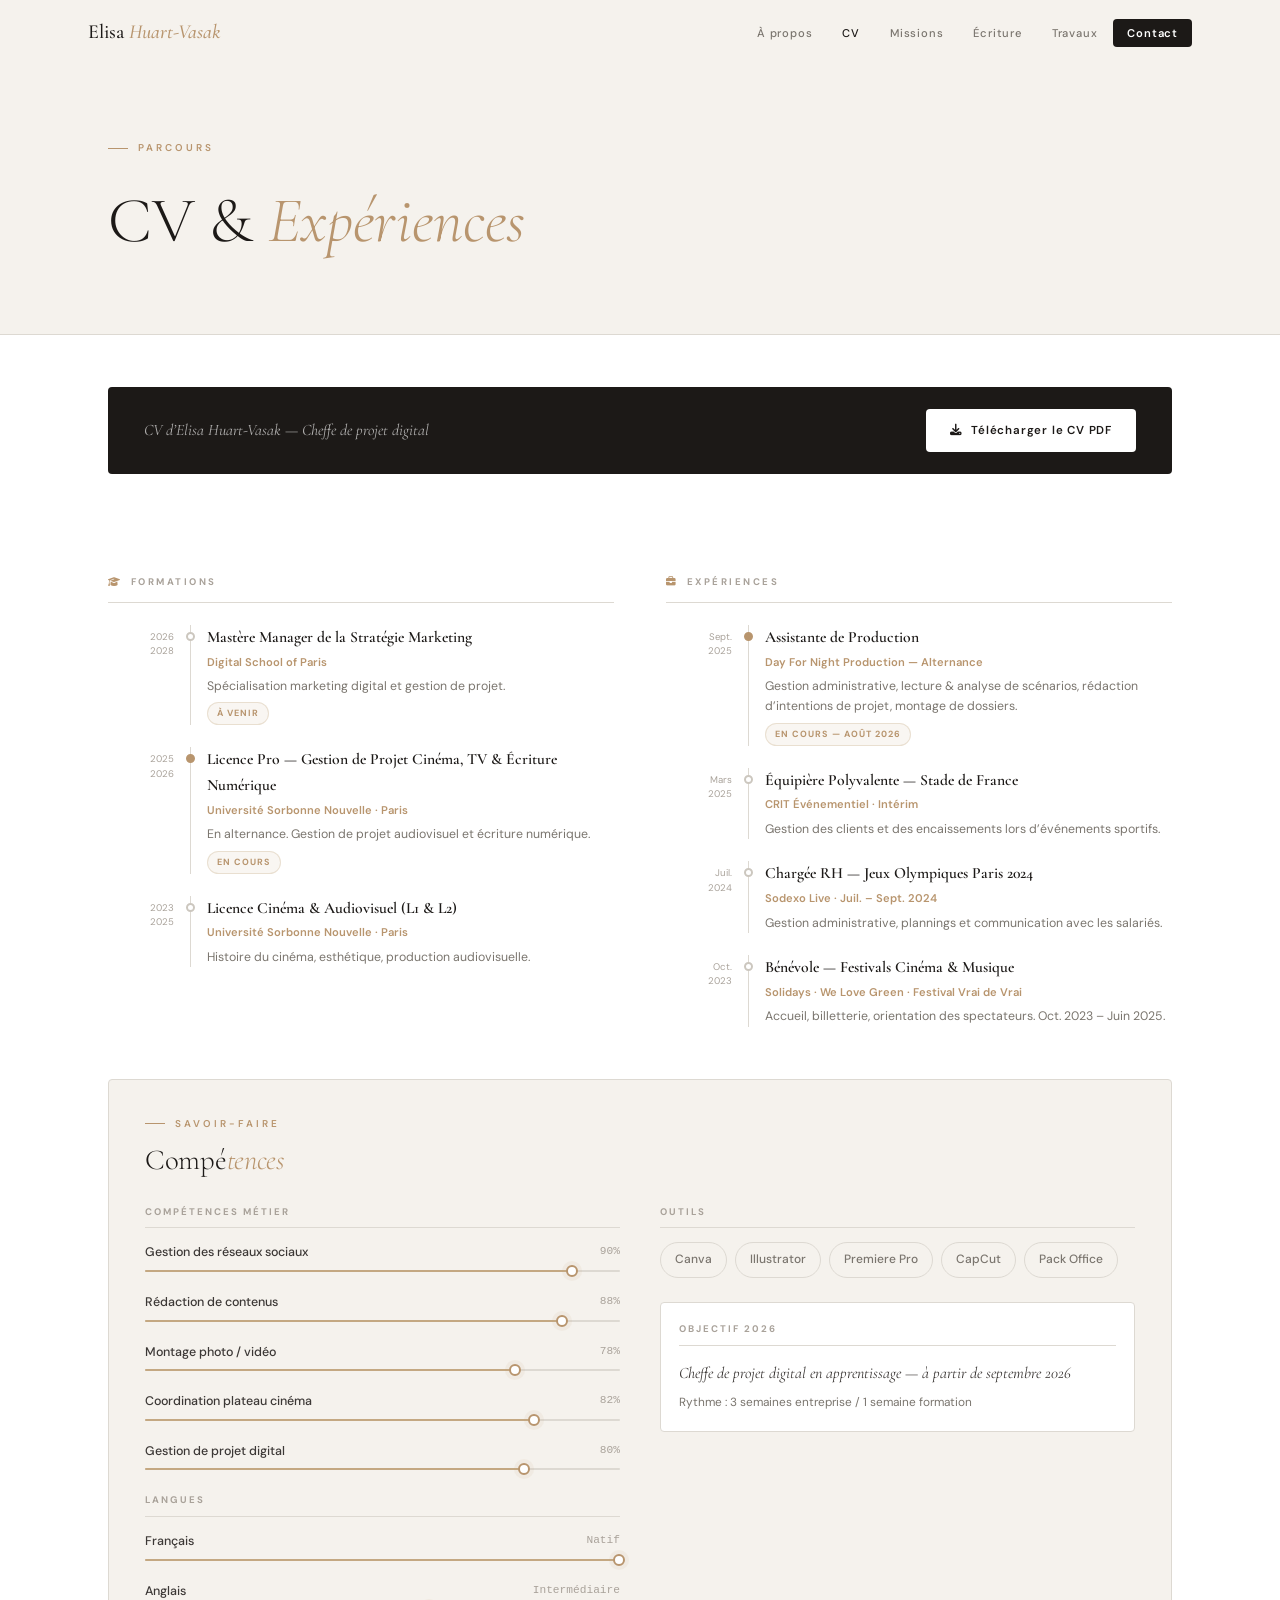
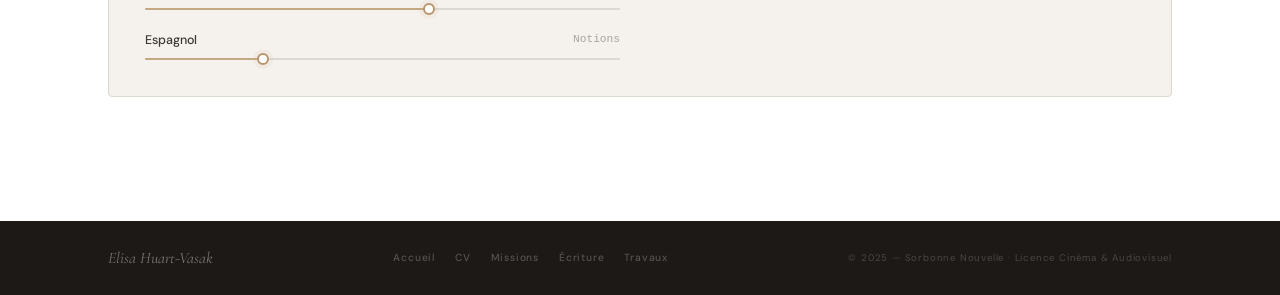
<file: cv.html>
<!DOCTYPE html>
<html lang="fr">
<head>
  <meta charset="UTF-8">
  <meta name="viewport" content="width=device-width, initial-scale=1.0">
  <title>CV — Elisa Huart-Vasak</title>
  <link rel="preconnect" href="https://fonts.googleapis.com">
  <link rel="preconnect" href="https://fonts.gstatic.com" crossorigin>
  <link href="https://fonts.googleapis.com/css2?family=Cormorant+Garamond:ital,wght@0,300;0,400;0,500;0,600;1,300;1,400;1,600&family=DM+Sans:ital,opsz,wght@0,9..40,300;0,9..40,400;0,9..40,500;0,9..40,600;1,9..40,300&display=swap" rel="stylesheet">
  <link rel="stylesheet" href="https://cdnjs.cloudflare.com/ajax/libs/font-awesome/6.5.0/css/all.min.css">
  <link rel="stylesheet" href="css/style.css">
</head>
<body>
<nav class="nav" id="nav">
  <div class="nav-inner">
    <a href="index.html" class="nav-brand">Elisa <em>Huart-Vasak</em></a>
    <ul class="nav-links">
      <li><a href="index.html">À propos</a></li>
      <li><a href="cv.html" class="active">CV</a></li>
      <li><a href="missions.html">Missions</a></li>
      <li><a href="creation.html">Écriture</a></li>
      <li><a href="devoirs.html">Travaux</a></li>
      <li><a href="index.html#contact" class="nav-cta">Contact</a></li>
    </ul>
    <button class="burger" id="burger" aria-label="Menu"><span></span><span></span></button>
  </div>
</nav>
<div class="page-top">
  <div class="container">
    <p class="eyebrow">Parcours</p>
    <h1 class="h1-page">CV &amp; <em>Expériences</em></h1>
  </div>
</div>
<div class="container" style="padding-top:52px;padding-bottom:72px">
  <div class="dl-strip" data-r>
    <p>CV d&rsquo;Elisa Huart-Vasak &mdash; Cheffe de projet digital</p>
    <a href="assets/cv.pdf" download class="btn btn-light"><i class="fa-solid fa-download"></i> Télécharger le CV PDF</a>
  </div>
  <div class="cv-grid">
    <div data-r>
      <p class="cv-col-hd"><i class="fa-solid fa-graduation-cap"></i> Formations</p>
      <div class="tl">
        <div class="tl-item"><div class="tl-year">2026<br>2028</div><div class="tl-right"><p class="tl-title">Mastère Manager de la Stratégie Marketing</p><p class="tl-co">Digital School of Paris</p><p class="tl-desc">Spécialisation marketing digital et gestion de projet.</p><span class="tl-badge">À venir</span></div></div>
        <div class="tl-item now"><div class="tl-year">2025<br>2026</div><div class="tl-right"><p class="tl-title">Licence Pro — Gestion de Projet Cinéma, TV &amp; Écriture Numérique</p><p class="tl-co">Université Sorbonne Nouvelle &middot; Paris</p><p class="tl-desc">En alternance. Gestion de projet audiovisuel et écriture numérique.</p><span class="tl-badge">En cours</span></div></div>
        <div class="tl-item"><div class="tl-year">2023<br>2025</div><div class="tl-right"><p class="tl-title">Licence Cinéma &amp; Audiovisuel (L1 &amp; L2)</p><p class="tl-co">Université Sorbonne Nouvelle &middot; Paris</p><p class="tl-desc">Histoire du cinéma, esthétique, production audiovisuelle.</p></div></div>
      </div>
    </div>
    <div data-r="right">
      <p class="cv-col-hd"><i class="fa-solid fa-briefcase"></i> Expériences</p>
      <div class="tl">
        <div class="tl-item now"><div class="tl-year">Sept.<br>2025</div><div class="tl-right"><p class="tl-title">Assistante de Production</p><p class="tl-co">Day For Night Production &mdash; Alternance</p><p class="tl-desc">Gestion administrative, lecture &amp; analyse de scénarios, rédaction d&rsquo;intentions de projet, montage de dossiers.</p><span class="tl-badge">En cours &mdash; Août 2026</span></div></div>
        <div class="tl-item"><div class="tl-year">Mars<br>2025</div><div class="tl-right"><p class="tl-title">Équipière Polyvalente — Stade de France</p><p class="tl-co">CRIT Événementiel &middot; Intérim</p><p class="tl-desc">Gestion des clients et des encaissements lors d&rsquo;événements sportifs.</p></div></div>
        <div class="tl-item"><div class="tl-year">Juil.<br>2024</div><div class="tl-right"><p class="tl-title">Chargée RH — Jeux Olympiques Paris 2024</p><p class="tl-co">Sodexo Live &middot; Juil. &ndash; Sept. 2024</p><p class="tl-desc">Gestion administrative, plannings et communication avec les salariés.</p></div></div>
        <div class="tl-item"><div class="tl-year">Oct.<br>2023</div><div class="tl-right"><p class="tl-title">Bénévole — Festivals Cinéma &amp; Musique</p><p class="tl-co">Solidays &middot; We Love Green &middot; Festival Vrai de Vrai</p><p class="tl-desc">Accueil, billetterie, orientation des spectateurs. Oct. 2023 &ndash; Juin 2025.</p></div></div>
      </div>
    </div>
  </div>
  <div class="sk-box" data-r>
    <div class="section-hd" style="margin-bottom:28px"><div><p class="eyebrow">Savoir-faire</p><h2 class="h2" style="font-size:1.8rem">Compé<em>tences</em></h2></div></div>
    <div class="sk2">
      <div>
        <p class="sk-hd">Compétences métier</p>
        <div class="skills-bars">
          <div class="skill-row"><div class="skill-top"><span>Gestion des réseaux sociaux</span><span class="skill-pct">90%</span></div><div class="skill-track"><div class="skill-fill" style="--w:90%"></div></div></div>
          <div class="skill-row"><div class="skill-top"><span>Rédaction de contenus</span><span class="skill-pct">88%</span></div><div class="skill-track"><div class="skill-fill" style="--w:88%"></div></div></div>
          <div class="skill-row"><div class="skill-top"><span>Montage photo / vidéo</span><span class="skill-pct">78%</span></div><div class="skill-track"><div class="skill-fill" style="--w:78%"></div></div></div>
          <div class="skill-row"><div class="skill-top"><span>Coordination plateau cinéma</span><span class="skill-pct">82%</span></div><div class="skill-track"><div class="skill-fill" style="--w:82%"></div></div></div>
          <div class="skill-row"><div class="skill-top"><span>Gestion de projet digital</span><span class="skill-pct">80%</span></div><div class="skill-track"><div class="skill-fill" style="--w:80%"></div></div></div>
        </div>
        <p class="sk-hd" style="margin-top:22px">Langues</p>
        <div class="skills-bars">
          <div class="skill-row"><div class="skill-top"><span>Français</span><span class="skill-pct">Natif</span></div><div class="skill-track"><div class="skill-fill" style="--w:100%"></div></div></div>
          <div class="skill-row"><div class="skill-top"><span>Anglais</span><span class="skill-pct">Intermédiaire</span></div><div class="skill-track"><div class="skill-fill" style="--w:60%"></div></div></div>
          <div class="skill-row"><div class="skill-top"><span>Espagnol</span><span class="skill-pct">Notions</span></div><div class="skill-track"><div class="skill-fill" style="--w:25%"></div></div></div>
        </div>
      </div>
      <div>
        <p class="sk-hd">Outils</p>
        <div class="tools-row">
          <span class="tag" style="font-size:.75rem;padding:7px 14px">Canva</span>
          <span class="tag" style="font-size:.75rem;padding:7px 14px">Illustrator</span>
          <span class="tag" style="font-size:.75rem;padding:7px 14px">Premiere Pro</span>
          <span class="tag" style="font-size:.75rem;padding:7px 14px">CapCut</span>
          <span class="tag" style="font-size:.75rem;padding:7px 14px">Pack Office</span>
        </div>
        <div class="objectif-box" style="margin-top:24px">
          <p class="sk-hd">Objectif 2026</p>
          <p style="font-family:var(--serif);font-size:1rem;font-style:italic;color:var(--ink2);line-height:1.7">Cheffe de projet digital en apprentissage &mdash; à partir de septembre 2026</p>
          <p style="font-size:.74rem;color:var(--ink3);margin-top:6px">Rythme : 3 semaines entreprise / 1 semaine formation</p>
        </div>
      </div>
    </div>
  </div>
</div>
<footer class="footer">
  <div class="container footer-inner">
    <span class="footer-brand">Elisa Huart-Vasak</span>
    <nav class="footer-nav">
      <a href="index.html">Accueil</a>
      <a href="cv.html">CV</a>
      <a href="missions.html">Missions</a>
      <a href="creation.html">Écriture</a>
      <a href="devoirs.html">Travaux</a>
    </nav>
    <span class="footer-copy">&copy; 2025 &mdash; Sorbonne Nouvelle &middot; Licence Cinéma &amp; Audiovisuel</span>
  </div>
</footer>
<script src="js/main.js"></script>
</body>
</html>
</file>
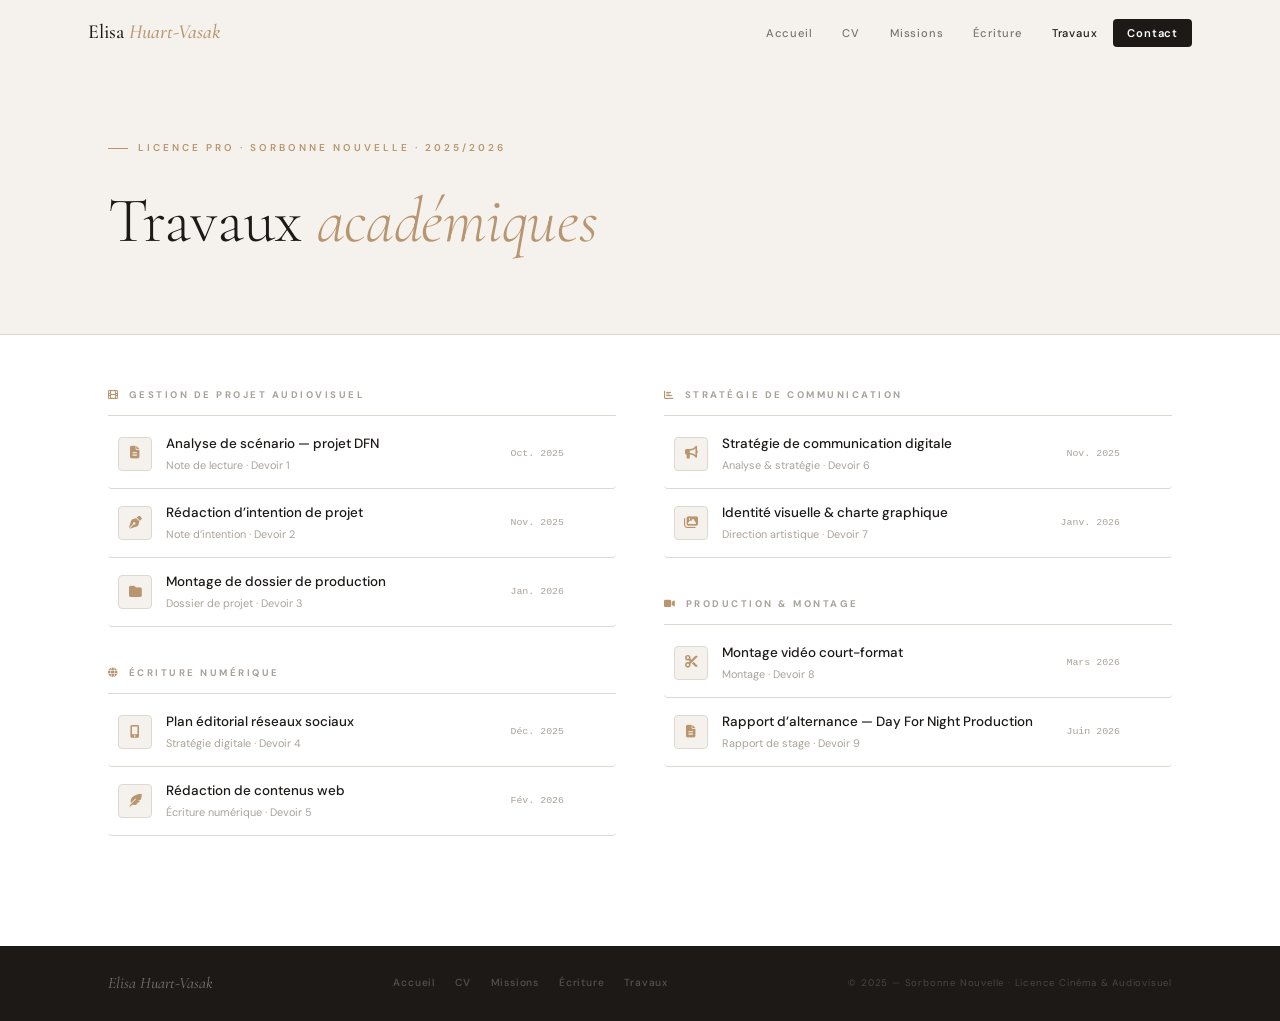
<file: devoirs.html>
<!DOCTYPE html>
<html lang="fr">
<head>
  <meta charset="UTF-8">
  <meta name="viewport" content="width=device-width, initial-scale=1.0">
  <title>Travaux — Elisa Huart-Vasak</title>
  <link rel="preconnect" href="https://fonts.googleapis.com">
  <link rel="preconnect" href="https://fonts.gstatic.com" crossorigin>
  <link href="https://fonts.googleapis.com/css2?family=Cormorant+Garamond:ital,wght@0,300;0,400;0,500;0,600;1,300;1,400;1,600&family=DM+Sans:ital,opsz,wght@0,9..40,300;0,9..40,400;0,9..40,500;0,9..40,600;1,9..40,300&display=swap" rel="stylesheet">
  <link rel="stylesheet" href="https://cdnjs.cloudflare.com/ajax/libs/font-awesome/6.5.0/css/all.min.css">
  <link rel="stylesheet" href="css/style.css">
</head>
<body>
<nav class="nav" id="nav">
  <div class="nav-inner">
    <a href="index.html" class="nav-brand">Elisa <em>Huart-Vasak</em></a>
    <ul class="nav-links">
      <li><a href="index.html">Accueil</a></li>
      <li><a href="cv.html">CV</a></li>
      <li><a href="missions.html">Missions</a></li>
      <li><a href="creation.html">Écriture</a></li>
      <li><a href="devoirs.html" class="active">Travaux</a></li>
      <li><a href="index.html#contact" class="nav-cta">Contact</a></li>
    </ul>
    <button class="burger" id="burger" aria-label="Menu"><span></span><span></span></button>
  </div>
</nav>
<div class="page-top"><div class="container">
  <p class="eyebrow">Licence Pro &middot; Sorbonne Nouvelle &middot; 2025/2026</p>
  <h1 class="h1-page">Travaux <em>académiques</em></h1>
</div></div>
<div class="container" style="padding-top:52px;padding-bottom:72px">
  <div style="display:grid;grid-template-columns:1fr 1fr;gap:48px" class="dv-cols">
    <div data-r>
      <div class="dv-group">
        <p class="dv-group-hd"><i class="fa-solid fa-film"></i> Gestion de projet audiovisuel</p>
        <div class="dv-row"><div class="dv-icon"><i class="fa-solid fa-file-alt"></i></div><div class="dv-main"><p class="dv-name">Analyse de scénario &mdash; projet DFN</p><p class="dv-course">Note de lecture &middot; Devoir 1</p></div><span class="dv-date">Oct. 2025</span><a href="#" class="dv-dl"><i class="fa-solid fa-download"></i></a></div>
        <div class="dv-row"><div class="dv-icon"><i class="fa-solid fa-pen-nib"></i></div><div class="dv-main"><p class="dv-name">Rédaction d&rsquo;intention de projet</p><p class="dv-course">Note d&rsquo;intention &middot; Devoir 2</p></div><span class="dv-date">Nov. 2025</span><a href="#" class="dv-dl"><i class="fa-solid fa-download"></i></a></div>
        <div class="dv-row"><div class="dv-icon"><i class="fa-solid fa-folder"></i></div><div class="dv-main"><p class="dv-name">Montage de dossier de production</p><p class="dv-course">Dossier de projet &middot; Devoir 3</p></div><span class="dv-date">Jan. 2026</span><a href="#" class="dv-dl"><i class="fa-solid fa-download"></i></a></div>
      </div>
      <div class="dv-group">
        <p class="dv-group-hd"><i class="fa-solid fa-globe"></i> Écriture numérique</p>
        <div class="dv-row"><div class="dv-icon"><i class="fa-solid fa-mobile-alt"></i></div><div class="dv-main"><p class="dv-name">Plan éditorial réseaux sociaux</p><p class="dv-course">Stratégie digitale &middot; Devoir 4</p></div><span class="dv-date">Déc. 2025</span><a href="#" class="dv-dl"><i class="fa-solid fa-download"></i></a></div>
        <div class="dv-row"><div class="dv-icon"><i class="fa-solid fa-feather-alt"></i></div><div class="dv-main"><p class="dv-name">Rédaction de contenus web</p><p class="dv-course">Écriture numérique &middot; Devoir 5</p></div><span class="dv-date">Fév. 2026</span><a href="#" class="dv-dl"><i class="fa-solid fa-download"></i></a></div>
      </div>
    </div>
    <div data-r="right">
      <div class="dv-group">
        <p class="dv-group-hd"><i class="fa-solid fa-chart-bar"></i> Stratégie de communication</p>
        <div class="dv-row"><div class="dv-icon"><i class="fa-solid fa-bullhorn"></i></div><div class="dv-main"><p class="dv-name">Stratégie de communication digitale</p><p class="dv-course">Analyse &amp; stratégie &middot; Devoir 6</p></div><span class="dv-date">Nov. 2025</span><a href="#" class="dv-dl"><i class="fa-solid fa-download"></i></a></div>
        <div class="dv-row"><div class="dv-icon"><i class="fa-solid fa-images"></i></div><div class="dv-main"><p class="dv-name">Identité visuelle &amp; charte graphique</p><p class="dv-course">Direction artistique &middot; Devoir 7</p></div><span class="dv-date">Janv. 2026</span><a href="#" class="dv-dl"><i class="fa-solid fa-download"></i></a></div>
      </div>
      <div class="dv-group">
        <p class="dv-group-hd"><i class="fa-solid fa-video"></i> Production &amp; montage</p>
        <div class="dv-row"><div class="dv-icon"><i class="fa-solid fa-scissors"></i></div><div class="dv-main"><p class="dv-name">Montage vidéo court-format</p><p class="dv-course">Montage &middot; Devoir 8</p></div><span class="dv-date">Mars 2026</span><a href="#" class="dv-dl"><i class="fa-solid fa-download"></i></a></div>
        <div class="dv-row"><div class="dv-icon"><i class="fa-solid fa-file-lines"></i></div><div class="dv-main"><p class="dv-name">Rapport d&rsquo;alternance &mdash; Day For Night Production</p><p class="dv-course">Rapport de stage &middot; Devoir 9</p></div><span class="dv-date">Juin 2026</span><a href="#" class="dv-dl"><i class="fa-solid fa-download"></i></a></div>
      </div>
    </div>
  </div>
</div>
<footer class="footer">
  <div class="container footer-inner">
    <span class="footer-brand">Elisa Huart-Vasak</span>
    <nav class="footer-nav">
      <a href="index.html">Accueil</a><a href="cv.html">CV</a>
      <a href="missions.html">Missions</a><a href="creation.html">Écriture</a><a href="devoirs.html">Travaux</a>
    </nav>
    <span class="footer-copy">&copy; 2025 &mdash; Sorbonne Nouvelle &middot; Licence Cinéma &amp; Audiovisuel</span>
  </div>
</footer>
<script src="js/main.js"></script>
</body>
</html>
</file>
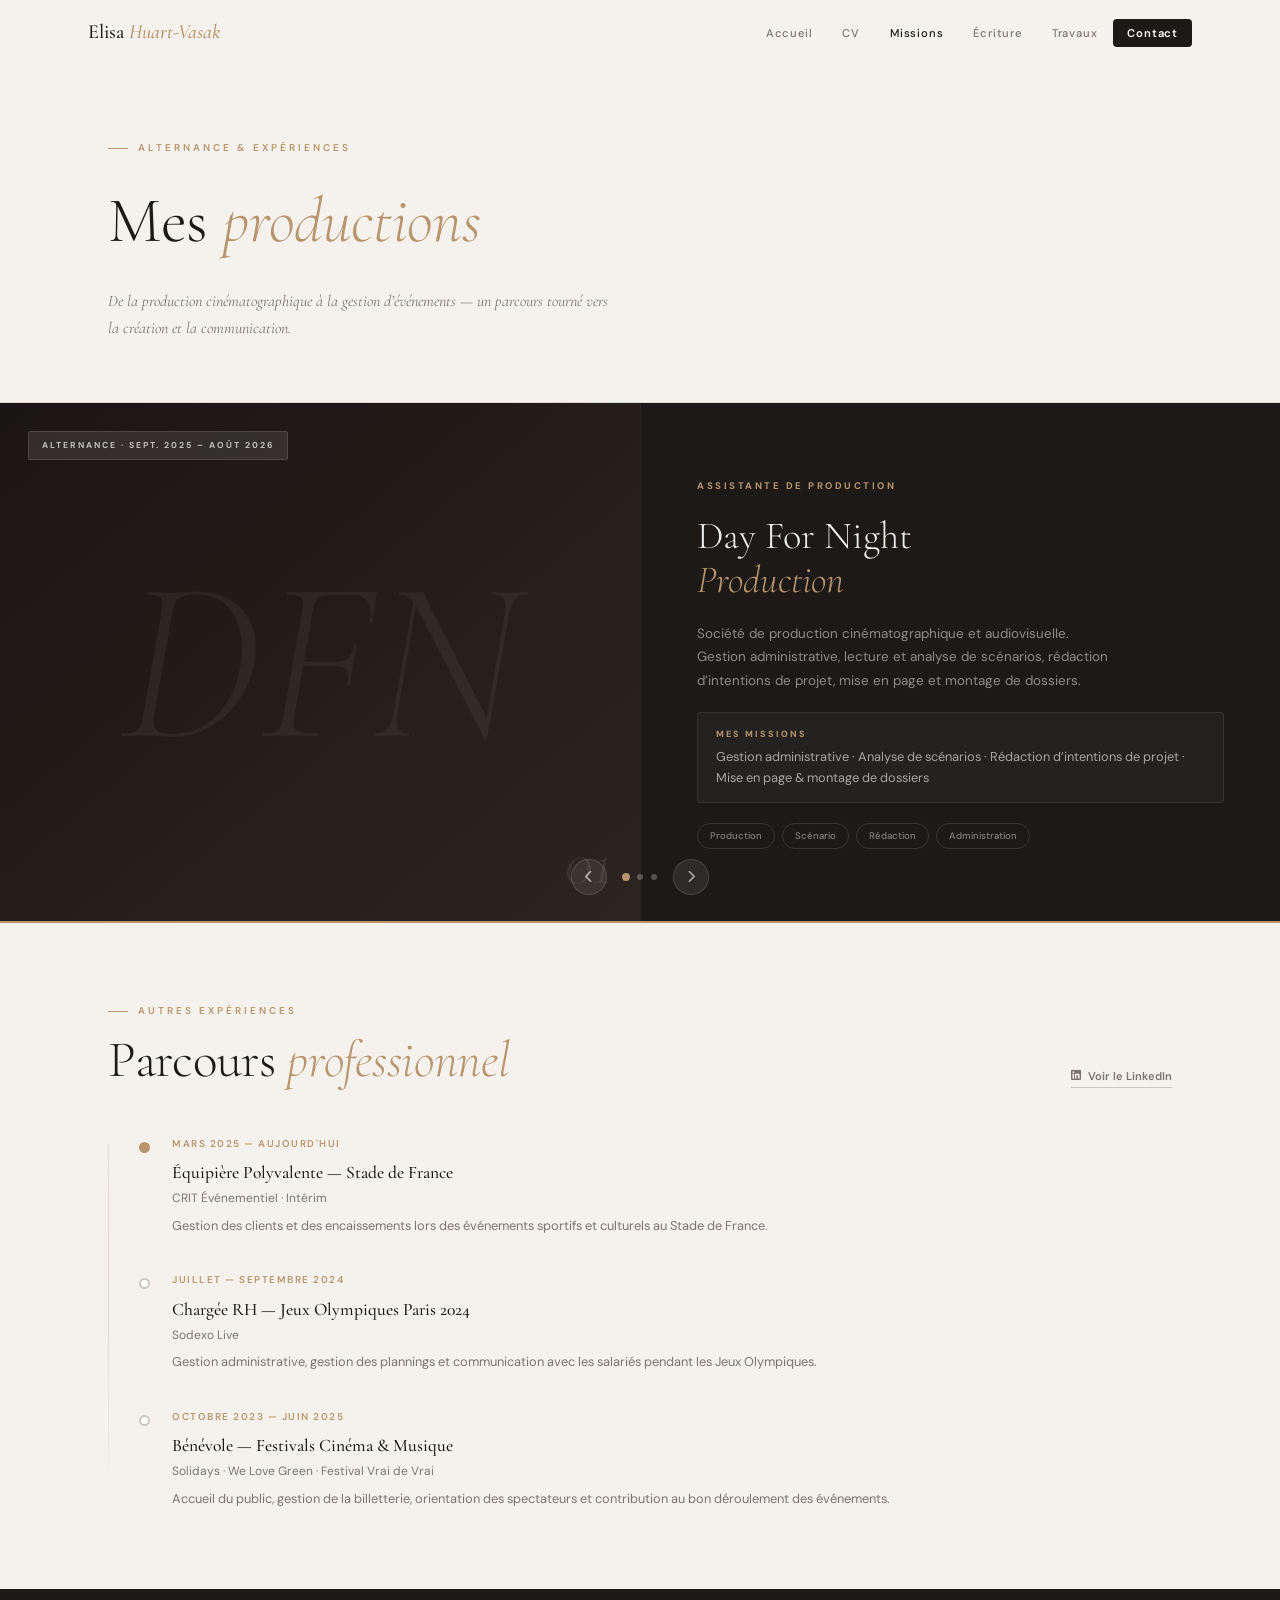
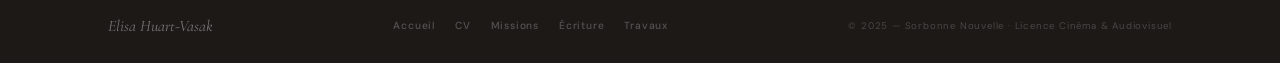
<file: missions.html>
<!DOCTYPE html>
<html lang="fr">
<head>
  <meta charset="UTF-8">
  <meta name="viewport" content="width=device-width, initial-scale=1.0">
  <title>Missions — Elisa Huart-Vasak</title>
  <link rel="preconnect" href="https://fonts.googleapis.com">
  <link rel="preconnect" href="https://fonts.gstatic.com" crossorigin>
  <link href="https://fonts.googleapis.com/css2?family=Cormorant+Garamond:ital,wght@0,300;0,400;0,500;0,600;1,300;1,400;1,600&family=DM+Sans:ital,opsz,wght@0,9..40,300;0,9..40,400;0,9..40,500;0,9..40,600;1,9..40,300&display=swap" rel="stylesheet">
  <link rel="stylesheet" href="https://cdnjs.cloudflare.com/ajax/libs/font-awesome/6.5.0/css/all.min.css">
  <link rel="stylesheet" href="css/style.css">
  <style>
    /* ── CARROUSEL ──────────────────────────────────────────────── */
    .carousel-section {
      background: var(--ink);
      padding: 0;
      overflow: hidden;
      position: relative;
    }
    .carousel-track {
      display: flex;
      transition: transform .7s cubic-bezier(.77,0,.18,1);
      height: 100%;
    }
    .carousel-slide {
      min-width: 100%;
      display: grid;
      grid-template-columns: 1fr 1fr;
      min-height: 520px;
    }
    /* Visuel gauche */
    .cs-visual {
      position: relative;
      overflow: hidden;
      display: flex;
      align-items: center;
      justify-content: center;
    }
    .cs-visual.dfn  { background: linear-gradient(140deg, #1a1614 0%, #2d2420 100%) }
    .cs-visual.es   { background: linear-gradient(140deg, #141818 0%, #1e2a28 100%) }
    .cs-visual.free { background: linear-gradient(140deg, #18141a 0%, #261e2c 100%) }
    .cs-big-letter {
      font-family: var(--serif);
      font-size: clamp(8rem, 18vw, 16rem);
      font-weight: 300;
      font-style: italic;
      color: rgba(255,255,255,.05);
      user-select: none;
      line-height: 1;
      position: absolute;
    }
    .cs-badge {
      position: absolute;
      top: 28px; left: 28px;
      font-size: .54rem;
      font-weight: 700;
      letter-spacing: 2px;
      text-transform: uppercase;
      background: rgba(255,255,255,.1);
      color: rgba(255,255,255,.7);
      padding: 6px 13px;
      border-radius: 2px;
      border: 1px solid rgba(255,255,255,.12);
    }
    .cs-num {
      position: absolute;
      bottom: 28px; right: 28px;
      font-family: var(--serif);
      font-size: 4rem;
      font-weight: 300;
      font-style: italic;
      color: rgba(255,255,255,.08);
      line-height: 1;
    }
    /* Contenu droit */
    .cs-body {
      padding: 52px 56px;
      display: flex;
      flex-direction: column;
      justify-content: center;
      gap: 20px;
      border-left: 1px solid rgba(255,255,255,.06);
    }
    .cs-cat {
      font-size: .6rem;
      font-weight: 700;
      letter-spacing: 2.5px;
      text-transform: uppercase;
      color: var(--sand2);
    }
    .cs-title {
      font-family: var(--serif);
      font-size: clamp(1.8rem, 3vw, 2.6rem);
      font-weight: 300;
      color: rgba(255,255,255,.92);
      line-height: 1.15;
    }
    .cs-title em { font-style: italic; color: var(--sand2) }
    .cs-desc {
      font-size: .84rem;
      color: rgba(255,255,255,.5);
      line-height: 1.75;
      max-width: 420px;
    }
    .cs-role-box {
      background: rgba(255,255,255,.04);
      border: 1px solid rgba(255,255,255,.08);
      border-radius: 4px;
      padding: 14px 18px;
    }
    .cs-role-k {
      font-size: .56rem;
      font-weight: 700;
      letter-spacing: 2px;
      text-transform: uppercase;
      color: var(--sand2);
      margin-bottom: 5px;
    }
    .cs-role-v {
      font-size: .8rem;
      color: rgba(255,255,255,.6);
      line-height: 1.6;
    }
    .cs-tags { display: flex; flex-wrap: wrap; gap: 7px }
    .cs-tag {
      font-size: .6rem;
      font-weight: 500;
      color: rgba(255,255,255,.45);
      border: 1px solid rgba(255,255,255,.12);
      padding: 4px 12px;
      border-radius: 99px;
    }
    /* Contrôles carrousel */
    .carousel-controls {
      position: absolute;
      bottom: 28px; left: 50%;
      transform: translateX(-50%);
      display: flex;
      align-items: center;
      gap: 16px;
      z-index: 10;
    }
    .carousel-dots {
      display: flex;
      gap: 8px;
    }
    .carousel-dot {
      width: 6px; height: 6px;
      border-radius: 50%;
      background: rgba(255,255,255,.25);
      cursor: pointer;
      transition: background .3s, transform .3s;
    }
    .carousel-dot.active {
      background: var(--sand2);
      transform: scale(1.3);
    }
    .carousel-btn {
      width: 36px; height: 36px;
      border-radius: 50%;
      background: rgba(255,255,255,.08);
      border: 1px solid rgba(255,255,255,.12);
      color: rgba(255,255,255,.6);
      font-size: .8rem;
      display: flex;
      align-items: center;
      justify-content: center;
      cursor: pointer;
      transition: background .2s, color .2s;
    }
    .carousel-btn:hover { background: var(--sand2); color: #fff; border-color: var(--sand2) }
    /* Barre de progression */
    .carousel-progress {
      position: absolute;
      bottom: 0; left: 0;
      height: 2px;
      background: var(--sand2);
      animation: progressBar 5s linear infinite;
      transform-origin: left;
    }
    @keyframes progressBar {
      from { width: 0% }
      to   { width: 100% }
    }

    /* ── EXPÉRIENCES ─────────────────────────────────────────── */
    .exp-section { padding: 80px 0 }
    .exp-timeline {
      display: flex;
      flex-direction: column;
      gap: 0;
      position: relative;
      padding-left: 36px;
      margin-top: 40px;
    }
    .exp-timeline::before {
      content: '';
      position: absolute;
      left: 0; top: 8px; bottom: 8px;
      width: 1px;
      background: linear-gradient(to bottom, var(--sand-bdr), var(--border), transparent);
    }
    .exp-tl-item {
      position: relative;
      padding: 0 0 36px 28px;
      transition: .3s;
    }
    .exp-tl-item:last-child { padding-bottom: 0 }
    .exp-tl-item::before {
      content: '';
      position: absolute;
      left: -5px; top: 6px;
      width: 11px; height: 11px;
      border-radius: 50%;
      background: var(--white);
      border: 2px solid var(--border2);
      transition: border-color .3s, background .3s;
    }
    .exp-tl-item:hover::before { background: var(--sand2); border-color: var(--sand2) }
    .exp-tl-item.current::before { background: var(--sand2); border-color: var(--sand2) }
    .exp-tl-period {
      font-size: .62rem;
      font-weight: 600;
      letter-spacing: 1.5px;
      text-transform: uppercase;
      color: var(--sand2);
      margin-bottom: 6px;
    }
    .exp-tl-title {
      font-family: var(--serif);
      font-size: 1.1rem;
      font-weight: 500;
      color: var(--ink);
      margin-bottom: 2px;
    }
    .exp-tl-co {
      font-size: .75rem;
      color: var(--ink3);
      margin-bottom: 6px;
    }
    .exp-tl-desc {
      font-size: .8rem;
      color: var(--ink3);
      line-height: 1.65;
    }

    @media(max-width:860px){
      .carousel-slide { grid-template-columns:1fr; min-height:auto }
      .cs-visual { min-height:200px }
      .cs-body { padding:32px 24px }
      .cs-big-letter { font-size:6rem }
    }
  </style>
</head>
<body>

<nav class="nav" id="nav">
  <div class="nav-inner">
    <a href="index.html" class="nav-brand">Elisa <em>Huart-Vasak</em></a>
    <ul class="nav-links">
      <li><a href="index.html">Accueil</a></li>
      <li><a href="cv.html">CV</a></li>
      <li><a href="missions.html" class="active">Missions</a></li>
      <li><a href="creation.html">Écriture</a></li>
      <li><a href="devoirs.html">Travaux</a></li>
      <li><a href="index.html#contact" class="nav-cta">Contact</a></li>
    </ul>
    <button class="burger" id="burger" aria-label="Menu"><span></span><span></span></button>
  </div>
</nav>

<!-- ── PAGE HEADER ───────────────────────────────────────── -->
<div class="page-top">
  <div class="container">
    <p class="eyebrow">Alternance &amp; expériences</p>
    <h1 class="h1-page">Mes <em>productions</em></h1>
    <p style="font-family:var(--serif);font-size:1rem;font-style:italic;color:var(--ink3);margin-top:14px;max-width:500px;line-height:1.7">
      De la production cinématographique à la gestion d&rsquo;événements — un parcours tourné vers la création et la communication.
    </p>
  </div>
</div>

<!-- ── CARROUSEL PROJETS ──────────────────────────────────── -->
<div class="carousel-section" id="carousel">
  <div class="carousel-track" id="carouselTrack">

    <!-- Slide 1 : Day For Night -->
    <div class="carousel-slide">
      <div class="cs-visual dfn">
        <div class="cs-big-letter">DFN</div>
        <span class="cs-badge">Alternance &middot; Sept. 2025 &ndash; Août 2026</span>
        <span class="cs-num">01</span>
      </div>
      <div class="cs-body">
        <p class="cs-cat">Assistante de production</p>
        <h2 class="cs-title">Day For Night<br><em>Production</em></h2>
        <p class="cs-desc">Société de production cinématographique et audiovisuelle. Gestion administrative, lecture et analyse de scénarios, rédaction d&rsquo;intentions de projet, mise en page et montage de dossiers.</p>
        <div class="cs-role-box">
          <p class="cs-role-k">Mes missions</p>
          <p class="cs-role-v">Gestion administrative &middot; Analyse de scénarios &middot; Rédaction d&rsquo;intentions de projet &middot; Mise en page &amp; montage de dossiers</p>
        </div>
        <div class="cs-tags">
          <span class="cs-tag">Production</span>
          <span class="cs-tag">Scénario</span>
          <span class="cs-tag">Rédaction</span>
          <span class="cs-tag">Administration</span>
        </div>
      </div>
    </div>

    <!-- Slide 2 : Enfant Sauvage -->
    <div class="carousel-slide">
      <div class="cs-visual es">
        <div class="cs-big-letter">ES</div>
        <span class="cs-badge">Production &middot; 2025</span>
        <span class="cs-num">02</span>
      </div>
      <div class="cs-body">
        <p class="cs-cat">Production audiovisuelle</p>
        <h2 class="cs-title">Enfant<br><em>Sauvage</em></h2>
        <p class="cs-desc">Court-métrage explorant les thèmes de l&rsquo;identité et de la liberté. Projet produit dans le cadre de l&rsquo;alternance chez Day For Night Production — participation active à la production et à la communication du film.</p>
        <div class="cs-role-box">
          <p class="cs-role-k">Contribution</p>
          <p class="cs-role-v">Suivi de production &middot; Rédaction de dossiers &middot; Communication &middot; Coordination plateau</p>
        </div>
        <div class="cs-tags">
          <span class="cs-tag">Court-métrage</span>
          <span class="cs-tag">Cinéma</span>
          <span class="cs-tag">Communication</span>
          <span class="cs-tag">Production</span>
        </div>
      </div>
    </div>

    <!-- Slide 3 : Bénévolat festivals -->
    <div class="carousel-slide">
      <div class="cs-visual free">
        <div class="cs-big-letter">♪</div>
        <span class="cs-badge">Bénévolat &middot; Oct. 2023 &ndash; Juin 2025</span>
        <span class="cs-num">03</span>
      </div>
      <div class="cs-body">
        <p class="cs-cat">Bénévolat événementiel</p>
        <h2 class="cs-title">Festivals de<br><em>cinéma &amp; musique</em></h2>
        <p class="cs-desc">Participation à plusieurs grands festivals parisiens en tant que bénévole : Solidays, We Love Green, Festival Vrai de Vrai. Gestion de l&rsquo;accueil, de la billetterie et de l&rsquo;orientation du public.</p>
        <div class="cs-role-box">
          <p class="cs-role-k">Missions</p>
          <p class="cs-role-v">Accueil du public &middot; Gestion de la billetterie &middot; Orientation des spectateurs &middot; Coordination logistique</p>
        </div>
        <div class="cs-tags">
          <span class="cs-tag">Solidays</span>
          <span class="cs-tag">We Love Green</span>
          <span class="cs-tag">Vrai de Vrai</span>
          <span class="cs-tag">Événementiel</span>
        </div>
      </div>
    </div>

  </div>

  <!-- Contrôles -->
  <div class="carousel-controls">
    <button class="carousel-btn" id="prevBtn"><i class="fa-solid fa-chevron-left"></i></button>
    <div class="carousel-dots" id="carouselDots">
      <span class="carousel-dot active" data-index="0"></span>
      <span class="carousel-dot" data-index="1"></span>
      <span class="carousel-dot" data-index="2"></span>
    </div>
    <button class="carousel-btn" id="nextBtn"><i class="fa-solid fa-chevron-right"></i></button>
  </div>

  <!-- Barre de progression -->
  <div class="carousel-progress" id="carouselProgress"></div>
</div>

<!-- ── TIMELINE EXPÉRIENCES ──────────────────────────────── -->
<section class="exp-section section-cream">
  <div class="container">
    <div class="section-hd" data-r>
      <div>
        <p class="eyebrow">Autres expériences</p>
        <h2 class="h2">Parcours <em>professionnel</em></h2>
      </div>
      <a href="https://www.linkedin.com/in/elisa-huart-vasak-528aa2336/" target="_blank" class="link-more">
        <i class="fa-brands fa-linkedin"></i> Voir le LinkedIn
      </a>
    </div>
    <div class="exp-timeline">
      <div class="exp-tl-item current" data-r>
        <p class="exp-tl-period">Mars 2025 — Aujourd'hui</p>
        <p class="exp-tl-title">Équipière Polyvalente — Stade de France</p>
        <p class="exp-tl-co">CRIT Événementiel &middot; Intérim</p>
        <p class="exp-tl-desc">Gestion des clients et des encaissements lors des événements sportifs et culturels au Stade de France.</p>
      </div>
      <div class="exp-tl-item" data-r>
        <p class="exp-tl-period">Juillet — Septembre 2024</p>
        <p class="exp-tl-title">Chargée RH — Jeux Olympiques Paris 2024</p>
        <p class="exp-tl-co">Sodexo Live</p>
        <p class="exp-tl-desc">Gestion administrative, gestion des plannings et communication avec les salariés pendant les Jeux Olympiques.</p>
      </div>
      <div class="exp-tl-item" data-r>
        <p class="exp-tl-period">Octobre 2023 — Juin 2025</p>
        <p class="exp-tl-title">Bénévole — Festivals Cinéma &amp; Musique</p>
        <p class="exp-tl-co">Solidays &middot; We Love Green &middot; Festival Vrai de Vrai</p>
        <p class="exp-tl-desc">Accueil du public, gestion de la billetterie, orientation des spectateurs et contribution au bon déroulement des événements.</p>
      </div>
    </div>
  </div>
</section>

<footer class="footer">
  <div class="container footer-inner">
    <span class="footer-brand">Elisa Huart-Vasak</span>
    <nav class="footer-nav">
      <a href="index.html">Accueil</a><a href="cv.html">CV</a>
      <a href="missions.html">Missions</a><a href="creation.html">Écriture</a><a href="devoirs.html">Travaux</a>
    </nav>
    <span class="footer-copy">&copy; 2025 &mdash; Sorbonne Nouvelle &middot; Licence Cinéma &amp; Audiovisuel</span>
  </div>
</footer>

<script src="js/main.js"></script>
<script>
// ── Carrousel auto ────────────────────────────────────────
(function() {
  const track    = document.getElementById('carouselTrack');
  const dots     = document.querySelectorAll('.carousel-dot');
  const prevBtn  = document.getElementById('prevBtn');
  const nextBtn  = document.getElementById('nextBtn');
  const progress = document.getElementById('carouselProgress');
  const total    = 3;
  let current    = 0;
  let timer;

  function goTo(i) {
    current = (i + total) % total;
    track.style.transform = `translateX(-${current * 100}%)`;
    dots.forEach((d, idx) => d.classList.toggle('active', idx === current));
    // Reset progress bar
    progress.style.animation = 'none';
    void progress.offsetWidth; // reflow
    progress.style.animation = 'progressBar 5s linear forwards';
  }

  function startAuto() {
    clearInterval(timer);
    timer = setInterval(() => goTo(current + 1), 5000);
  }

  prevBtn.addEventListener('click', () => { goTo(current - 1); startAuto(); });
  nextBtn.addEventListener('click', () => { goTo(current + 1); startAuto(); });
  dots.forEach(d => d.addEventListener('click', () => { goTo(+d.dataset.index); startAuto(); }));

  // Swipe support
  let startX = 0;
  track.addEventListener('touchstart', e => { startX = e.touches[0].clientX }, { passive:true });
  track.addEventListener('touchend',   e => {
    const dx = e.changedTouches[0].clientX - startX;
    if (Math.abs(dx) > 50) { goTo(dx < 0 ? current+1 : current-1); startAuto(); }
  });

  goTo(0);
  startAuto();
})();
</script>
</body>
</html>
</file>
<file: css/style.css>
/* ================================================
   ELISA HUART-VASAK — Portfolio
   style.css — fichier unique
   ================================================ */

@import url('https://fonts.googleapis.com/css2?family=Cormorant+Garamond:ital,wght@0,300;0,400;0,500;0,600;1,300;1,400;1,600&family=DM+Sans:ital,opsz,wght@0,9..40,300;0,9..40,400;0,9..40,500;0,9..40,600;1,9..40,300&display=swap');

/* ── VARIABLES ─────────────────────────────────── */
:root {
  --cream:    #f5f2ed;
  --cream2:   #ede9e2;
  --cream3:   #e4dfd6;
  --white:    #ffffff;
  --ink:      #1c1917;
  --ink2:     #3c3836;
  --ink3:     #7a756e;
  --ink4:     #a9a29a;
  --border:   #ddd9d2;
  --border2:  #ccc7bf;
  --sand:     #c4a882;
  --sand2:    #b8956e;
  --sand-bg:  rgba(196,168,130,.1);
  --sand-bdr: rgba(196,168,130,.3);
  --serif:    'Cormorant Garamond', Georgia, serif;
  --sans:     'DM Sans', sans-serif;
  --ease:     cubic-bezier(.22,1,.36,1);
  --r:        4px;
}

/* ── RESET ─────────────────────────────────────── */
*,*::before,*::after { box-sizing:border-box; margin:0; padding:0 }
html { scroll-behavior:smooth }
body {
  background:var(--white); color:var(--ink);
  font-family:var(--sans); font-size:15px;
  line-height:1.65; -webkit-font-smoothing:antialiased;
  overflow-x:hidden;
}
a { color:inherit; text-decoration:none }
img { max-width:100%; display:block }
ul { list-style:none }
button { font-family:inherit; cursor:pointer; border:none; background:none }
::-webkit-scrollbar { width:3px }
::-webkit-scrollbar-track { background:var(--cream) }
::-webkit-scrollbar-thumb { background:var(--sand); border-radius:2px }

/* ════════════════════════════════════════════════
   NAV
════════════════════════════════════════════════ */
.nav {
  position:fixed; top:0; left:0; right:0; z-index:900;
  transition:background .35s, border-color .35s, box-shadow .35s;
  border-bottom:1px solid transparent;
}
.nav.scrolled {
  background:rgba(255,255,255,.96);
  backdrop-filter:blur(18px);
  border-bottom-color:var(--border);
}
.nav-inner {
  max-width:1200px; margin:0 auto; padding:0 48px;
  height:64px; display:flex; align-items:center; justify-content:space-between;
}
.nav-brand { font-family:var(--serif); font-size:1.25rem; font-weight:500; color:var(--ink) }
.nav-brand em { font-style:italic; color:var(--sand2) }
.nav-links { display:flex; align-items:center; gap:2px }
.nav-links a {
  font-size:.7rem; font-weight:500; letter-spacing:.8px;
  color:var(--ink3); padding:7px 14px; border-radius:var(--r);
  transition:color .2s, background .2s;
}
.nav-links a:hover { color:var(--ink); background:var(--cream) }
.nav-links a.active { color:var(--ink) }
.nav-cta {
  background:var(--ink) !important; color:var(--white) !important;
  font-weight:600 !important; border-radius:var(--r) !important;
  transition:background .2s !important;
}
.nav-cta:hover { background:var(--sand2) !important }
.burger { display:none; flex-direction:column; gap:5px; width:26px }
.burger span { display:block; height:1.5px; background:var(--ink); border-radius:2px }

/* Nav mobile open */
@media (max-width:640px) {
  .nav-links.open {
    display:flex; flex-direction:column; align-items:flex-start;
    position:absolute; top:64px; left:0; right:0;
    background:rgba(255,255,255,.97); backdrop-filter:blur(18px);
    padding:12px 20px 20px; border-bottom:1px solid var(--border); gap:4px;
  }
}

/* ════════════════════════════════════════════════
   LAYOUT
════════════════════════════════════════════════ */
.container { max-width:1160px; margin:0 auto; padding:0 48px }
.section    { padding:96px 0 }
.section-cream  { background:var(--cream) }
.section-cream2 { background:var(--cream2) }
.divider { height:1px; background:var(--border) }

/* ── ATOMS ─────────────────────────────────────── */
.eyebrow {
  font-size:.62rem; font-weight:600; letter-spacing:3px;
  text-transform:uppercase; color:var(--sand2);
  display:flex; align-items:center; gap:10px; margin-bottom:12px;
}
.eyebrow::before { content:''; width:20px; height:1px; background:var(--sand2); flex-shrink:0 }

.h2 {
  font-family:var(--serif);
  font-size:clamp(2rem,4vw,3.2rem);
  font-weight:300; line-height:1.1; color:var(--ink); letter-spacing:-.3px;
}
.h2 em { font-style:italic; color:var(--sand2) }

.h1-page {
  font-family:var(--serif);
  font-size:clamp(2.4rem,5vw,4rem);
  font-weight:300; color:var(--ink); letter-spacing:-.3px;
  margin-top:10px;
}
.h1-page em { font-style:italic; color:var(--sand2) }

.body-lg { font-size:.92rem; line-height:1.8; color:var(--ink3) }
.caption-sm { font-size:.6rem; font-weight:600; letter-spacing:1.5px; text-transform:uppercase; color:var(--ink4) }

.tag {
  display:inline-block; font-size:.62rem; font-weight:500;
  color:var(--ink3); background:var(--cream); border:1px solid var(--border);
  padding:4px 12px; border-radius:99px; transition:.2s;
}
.tag:hover { border-color:var(--sand); color:var(--sand2) }

.section-hd {
  display:flex; align-items:flex-end; justify-content:space-between;
  margin-bottom:48px; gap:20px;
}
.link-more {
  font-size:.7rem; font-weight:600; color:var(--ink3);
  display:flex; align-items:center; gap:7px; white-space:nowrap;
  padding-bottom:2px; border-bottom:1px solid var(--border2);
  transition:color .2s, gap .2s, border-color .2s;
}
.link-more:hover { color:var(--sand2); border-color:var(--sand2); gap:11px }

/* ════════════════════════════════════════════════
   BUTTONS
════════════════════════════════════════════════ */
.btn {
  display:inline-flex; align-items:center; gap:8px;
  font-family:var(--sans); font-size:.72rem; font-weight:600;
  letter-spacing:.8px; border-radius:var(--r);
  transition:all .25s var(--ease); cursor:pointer;
  border:none; text-decoration:none; padding:12px 24px;
}
.btn-dark {
  background:var(--ink); color:var(--white);
  position:relative; overflow:hidden;
}
.btn-dark::before {
  content:''; position:absolute; inset:0;
  background:var(--sand2); transform:translateX(-101%);
  transition:transform .35s var(--ease);
}
.btn-dark:hover::before { transform:translateX(0) }
.btn-dark:hover { transform:translateY(-2px); box-shadow:0 8px 24px rgba(26,22,18,.2) }
.btn-dark span,.btn-dark i { position:relative; z-index:1 }
.btn-outline {
  background:transparent; color:var(--ink2);
  border:1.5px solid var(--border2);
}
.btn-outline:hover { border-color:var(--sand2); color:var(--sand2); transform:translateY(-2px); background:var(--sand-bg) }
.btn-light { background:var(--white) !important; color:var(--ink) !important }
.btn-light:hover { background:var(--sand2) !important; color:var(--white) !important }

/* ════════════════════════════════════════════════
   REVEAL ANIMATIONS
════════════════════════════════════════════════ */
[data-r] { opacity:1; transform:none }
[data-r].will-animate { opacity:0; transform:translateY(28px); transition:opacity .85s var(--ease), transform .85s var(--ease) }
[data-r="right"].will-animate { transform:translateX(36px) }
[data-r="left"].will-animate  { transform:translateX(-36px) }
[data-r="scale"].will-animate { transform:scale(.94); opacity:0 }
[data-r="fade"].will-animate  { opacity:0; transform:none }
[data-r].will-animate.in { opacity:1; transform:none }
[data-stagger]>* { opacity:1; transform:none }
[data-stagger].will-animate>* { opacity:0; transform:translateY(20px); transition:opacity .65s var(--ease), transform .65s var(--ease) }
[data-stagger].will-animate.in>*:nth-child(1) { opacity:1; transform:none; transition-delay:.05s }
[data-stagger].will-animate.in>*:nth-child(2) { opacity:1; transform:none; transition-delay:.16s }
[data-stagger].will-animate.in>*:nth-child(3) { opacity:1; transform:none; transition-delay:.27s }
[data-stagger].will-animate.in>*:nth-child(4) { opacity:1; transform:none; transition-delay:.38s }
[data-stagger].will-animate.in>*:nth-child(5) { opacity:1; transform:none; transition-delay:.49s }
[data-stagger].will-animate.in>*:nth-child(6) { opacity:1; transform:none; transition-delay:.60s }

/* Hero entry */
[data-a] { opacity:0 }
[data-a="0"] { animation:fadeUp .65s var(--ease) .2s  forwards }
[data-a="1"] { animation:fadeUp .75s var(--ease) .35s forwards }
[data-a="2"] { animation:fadeUp .75s var(--ease) .5s  forwards }
[data-a="3"] { animation:fadeUp .75s var(--ease) .65s forwards }
[data-a="4"] { animation:fadeIn .9s  var(--ease) .1s  forwards }
@keyframes fadeUp { from{opacity:0;transform:translateY(16px)} to{opacity:1;transform:none} }
@keyframes fadeIn { from{opacity:0} to{opacity:1} }

/* ════════════════════════════════════════════════
   HERO
════════════════════════════════════════════════ */
.hero-wrapper {
  height:100svh;
  min-height:600px;
  overflow:hidden;
  position:relative;
  background:var(--cream);
}

.hero {
  height:100%;
  display:grid;
  /* image 65% | texte 35% */
  grid-template-columns:65fr 35fr;
  grid-template-rows:1fr;
}

/* ── Gauche : image portfolio.png (55%) ───────── */
.hero-img-right {
  order:1;
  position:relative;
  overflow:hidden;
  background:var(--cream2);
}
.hero-img-right img {
  width:100%;
  height:100%;
  object-fit:cover;
  object-position:center top;
  display:block;
  transition:transform .8s var(--ease);
}
.hero-wrapper:hover .hero-img-right img {
  transform:scale(1.03) translateY(-4px);
}
/* Séparateur vertical droit */
.hero-img-right::after {
  content:'';
  position:absolute; top:15%; right:0; bottom:15%;
  width:1px;
  background:linear-gradient(to bottom,
    transparent, var(--border2) 30%,
    var(--border2) 70%, transparent);
  z-index:3;
}

/* Badge & tag */
.hero-badge {
  position:absolute; bottom:22px; right:22px;
  background:var(--ink); color:rgba(255,255,255,.82);
  font-size:.46rem; font-weight:700; letter-spacing:2px;
  text-transform:uppercase; padding:6px 11px;
  border-radius:2px; z-index:5;
}
.hero-tag {
  position:absolute; bottom:22px; left:22px;
  display:flex; align-items:center; gap:7px;
  background:rgba(255,255,255,.95); backdrop-filter:blur(8px);
  border:1px solid var(--border); border-radius:99px;
  padding:6px 14px 6px 10px;
  font-size:.58rem; font-weight:600; color:var(--ink2); z-index:5;
}
.hero-tag-dot {
  width:6px; height:6px; border-radius:50%;
  background:var(--sand2); flex-shrink:0;
  animation:tagPulse 2s ease infinite;
}
@keyframes tagPulse {
  0%,100% { box-shadow:0 0 0 0 rgba(184,149,110,.5) }
  50%      { box-shadow:0 0 0 5px rgba(184,149,110,0) }
}

/* ── Droite : texte (45%) ─────────────────────── */
.hero-left {
  order:2;
  background:var(--cream);
  display:flex;
  flex-direction:column;
  justify-content:center;
  padding:64px 40px 0 40px;
  gap:18px;
  position:relative;
  z-index:2;
}
.hero-deco-num {
  position:absolute;
  bottom:-20px; right:-10px;
  font-family:var(--serif);
  font-size:18rem; font-weight:300; font-style:italic;
  color:rgba(196,168,130,.04);
  user-select:none; pointer-events:none; line-height:1;
}

/* Eyebrow */
.hero-pretitle {
  display:flex; align-items:center; gap:10px;
  font-size:.58rem; font-weight:600;
  letter-spacing:3px; text-transform:uppercase; color:var(--sand2);
}
.hero-pretitle::before {
  content:''; width:28px; height:1px;
  background:linear-gradient(to right, var(--sand2), var(--sand));
  flex-shrink:0;
}

/* Nom — plus grand, plus d'impact */
.hero-name {
  font-family:var(--serif);
  font-size:clamp(2.4rem,3.8vw,4.8rem);
  font-weight:300; line-height:.85;
  letter-spacing:-.8px; color:var(--ink); margin:0;
}
.hero-name em {
  font-style:italic; color:var(--sand2);
  display:block; margin-top:10px;
  /* légère ombre dorée */
  text-shadow:0 2px 40px rgba(184,149,110,.15);
}

/* Rôle rotatif */
.hero-role-wrap {
  display:flex; align-items:center; gap:8px;
  font-family:var(--serif); font-size:1.15rem;
  color:var(--ink3); overflow:hidden;
  height:1.5em; line-height:1.5em;
}
.hero-role-label { flex-shrink:0; font-style:italic }
.hero-role-slider {
  display:flex; flex-direction:column;
  animation:roleSlide 9s ease-in-out infinite;
}
.hero-role-item {
  height:1.5em; line-height:1.5em;
  white-space:nowrap;
  font-style:italic; font-weight:500; color:var(--sand2);
}
@keyframes roleSlide {
  0%,18%  { transform:translateY(0) }
  25%,43% { transform:translateY(-1.5em) }
  50%,68% { transform:translateY(-3em) }
  75%,93% { transform:translateY(-4.5em) }
  100%    { transform:translateY(-6em) }
}

/* Séparateur animé */
.hero-sep {
  width:48px; height:1.5px;
  background:linear-gradient(to right, var(--sand2), var(--sand), transparent);
  position:relative;
  overflow:hidden;
}
.hero-sep::after {
  content:'';
  position:absolute; inset:0;
  background:linear-gradient(to right, transparent, rgba(255,255,255,.6), transparent);
  animation:shimmer 2.5s ease infinite;
}
@keyframes shimmer { from{transform:translateX(-100%)} to{transform:translateX(200%)} }

/* Description */
.hero-desc {
  font-family:var(--serif); font-size:1rem;
  font-style:italic; color:var(--ink3);
  line-height:1.8; max-width:420px;
}

/* Boutons */
.hero-btns { display:flex; gap:12px; flex-wrap:wrap; }

/* KPIs — style plus affiné */
.hero-kpis {
  display:flex; align-self:flex-start;
  border:1px solid var(--border); border-radius:var(--r);
  overflow:hidden; background:rgba(255,255,255,.7);
  backdrop-filter:blur(8px);
  box-shadow:0 4px 20px rgba(0,0,0,.04);
}
.kpi { padding:13px 24px; border-right:1px solid var(--border); position:relative; transition:background .2s }
.kpi:last-child { border-right:none; }
.kpi:hover { background:rgba(255,255,255,.95) }
.kpi-n {
  font-family:var(--serif); font-size:1.4rem;
  font-weight:500; color:var(--ink); line-height:1;
}
.kpi-l {
  font-size:.5rem; font-weight:600; letter-spacing:1.5px;
  text-transform:uppercase; color:var(--ink4); margin-top:4px;
}

/* Scroll hint */
.hero-scroll {
  display:flex; align-items:center; gap:9px;
  font-size:.54rem; font-weight:600;
  letter-spacing:2.5px; text-transform:uppercase; color:var(--ink4);
}
.hero-scroll-bar {
  width:32px; height:1px;
  background:var(--border2); position:relative; overflow:hidden;
}
.hero-scroll-bar::after {
  content:''; position:absolute;
  top:0; left:-100%; width:100%; height:100%;
  background:var(--sand);
  animation:scrollAnim 2s var(--ease) infinite;
}
@keyframes scrollAnim { to { left:100% } }

/* ════════════════════════════════════════════════
   ABOUT
════════════════════════════════════════════════ */
.about-grid {
  display:grid; grid-template-columns:280px 1fr;
  border:1px solid var(--border); border-radius:var(--r); overflow:hidden;
}
.about-photo {
  background:var(--cream2); position:relative;
  min-height:420px; display:flex; align-items:flex-end; justify-content:center; overflow:hidden;
}
.about-photo img { width:auto; max-width:90%; height:90%; object-fit:contain; object-position:bottom center }
.about-photo-label { position:absolute; bottom:0; left:0; right:0; padding:12px 18px; background:rgba(255,255,255,.9); border-top:1px solid var(--border) }
.about-body { padding:44px 48px; display:flex; flex-direction:column; gap:22px; border-left:1px solid var(--border) }
.about-quote { font-family:var(--serif); font-size:1.25rem; font-style:italic; color:var(--ink2); line-height:1.65; border-left:2px solid var(--sand); padding-left:18px }
.about-text { font-size:.85rem; color:var(--ink3); line-height:1.8 }
.about-pills { display:flex; flex-wrap:wrap; gap:8px }
.about-info-grid { display:grid; grid-template-columns:1fr 1fr; border:1px solid var(--border); border-radius:var(--r); overflow:hidden }
.about-info-item { padding:13px 16px; border-right:1px solid var(--border); border-bottom:1px solid var(--border) }
.about-info-item:nth-child(2n) { border-right:none }
.about-info-item:nth-last-child(-n+2) { border-bottom:none }
.info-k { font-size:.58rem; font-weight:600; letter-spacing:1.5px; text-transform:uppercase; color:var(--ink4); margin-bottom:3px }
.info-v { font-size:.8rem; color:var(--ink2); font-weight:500 }
.about-cta { display:inline-flex; align-items:center; gap:8px; font-size:.7rem; font-weight:600; letter-spacing:.5px; color:var(--sand2); padding-bottom:2px; border-bottom:1px solid var(--sand-bdr); transition:gap .2s, border-color .2s; align-self:flex-start }
.about-cta:hover { gap:13px; border-color:var(--sand2) }

/* ════════════════════════════════════════════════
   WORKS
════════════════════════════════════════════════ */
.works-feat { display:grid; grid-template-columns:1.1fr 1fr; border:1px solid var(--border); border-radius:var(--r); overflow:hidden; margin-bottom:20px; transition:box-shadow .3s }
.works-feat:hover { box-shadow:0 8px 40px rgba(0,0,0,.07) }
.works-feat-img { background:linear-gradient(135deg,var(--cream2),var(--cream3)); position:relative; min-height:300px; display:flex; align-items:center; justify-content:center; overflow:hidden }
.works-feat-initial { font-family:var(--serif); font-size:9rem; font-weight:300; font-style:italic; color:rgba(196,168,130,.15); user-select:none }
.works-feat-badge { position:absolute; top:14px; left:14px; font-size:.56rem; font-weight:700; letter-spacing:1.5px; text-transform:uppercase; background:var(--ink); color:#fff; padding:5px 11px; border-radius:2px }
.works-feat-overlay { position:absolute; inset:0; background:rgba(28,25,23,.5); display:flex; align-items:center; justify-content:center; opacity:0; transition:opacity .3s }
.works-feat:hover .works-feat-overlay { opacity:1 }
.works-feat-body { padding:36px 40px; display:flex; flex-direction:column; justify-content:center; gap:16px; border-left:1px solid var(--border) }
.works-num { font-family:var(--serif); font-size:3rem; font-weight:300; font-style:italic; color:var(--cream3); line-height:1 }
.works-sub { font-size:.62rem; font-weight:600; letter-spacing:2px; text-transform:uppercase; color:var(--sand2); margin-bottom:2px }
.works-title { font-family:var(--serif); font-size:1.8rem; font-weight:500; color:var(--ink); line-height:1.1 }
.works-desc { font-size:.82rem; color:var(--ink3); line-height:1.7 }
.works-role { background:var(--sand-bg); border:1px solid var(--sand-bdr); border-radius:var(--r); padding:13px 16px }
.works-role-k { font-size:.56rem; font-weight:700; letter-spacing:2px; text-transform:uppercase; color:var(--sand2); margin-bottom:4px }
.works-role-v { font-size:.8rem; color:var(--ink2) }
.works-tags { display:flex; flex-wrap:wrap; gap:7px }
.work-sm { background:var(--white); border:1px solid var(--border); border-radius:var(--r); padding:24px; transition:box-shadow .25s, transform .25s }
.work-sm:hover { box-shadow:0 4px 20px rgba(0,0,0,.06); transform:translateY(-3px) }
.work-sm-icon { width:38px; height:38px; background:var(--sand-bg); border:1px solid var(--sand-bdr); border-radius:var(--r); display:flex; align-items:center; justify-content:center; color:var(--sand2); font-size:.88rem; margin-bottom:14px }
.work-sm-title { font-family:var(--serif); font-size:1rem; font-weight:500; color:var(--ink); margin-bottom:7px }
.work-sm-desc { font-size:.76rem; color:var(--ink3); line-height:1.65 }

/* ════════════════════════════════════════════════
   SKILLS
════════════════════════════════════════════════ */
.skills-layout { display:grid; grid-template-columns:.85fr 1.15fr; gap:72px; align-items:center }
.skills-bars { display:flex; flex-direction:column; gap:20px }
.skill-top { display:flex; justify-content:space-between; font-size:.78rem; font-weight:500; color:var(--ink2); margin-bottom:7px }
.skill-pct { font-size:.7rem; color:var(--ink4); font-family:monospace }
.skill-track { height:2px; background:var(--border); border-radius:2px; overflow:visible }
.skill-fill { height:100%; background:var(--sand); border-radius:2px; width:0; transition:width 1.3s var(--ease); position:relative }
.skill-fill::after { content:''; position:absolute; right:-5px; top:-5px; width:12px; height:12px; background:var(--white); border:2.5px solid var(--sand2); border-radius:50%; box-shadow:0 0 0 4px var(--sand-bg) }
.skill-fill.animated { width:var(--w) }

/* ════════════════════════════════════════════════
   CONTACT
════════════════════════════════════════════════ */
.contact-wrap { display:grid; grid-template-columns:.9fr 1.1fr; gap:64px; align-items:start }
.contact-quote { font-family:var(--serif); font-size:1.1rem; font-style:italic; color:var(--ink2); line-height:1.7; margin-top:18px; padding-left:18px; border-left:2px solid var(--sand-bdr) }
.contact-links { display:flex; flex-direction:column; gap:2px; margin-top:24px }
.contact-link { display:flex; align-items:center; gap:12px; padding:12px 0; font-size:.83rem; color:var(--ink3); border-bottom:1px solid var(--border); transition:color .2s, padding-left .2s }
.contact-link i { color:var(--sand2); width:16px; text-align:center; flex-shrink:0 }
.contact-link:hover { color:var(--sand2); padding-left:6px }
.contact-form { display:flex; flex-direction:column; gap:15px }
.form-row { display:grid; grid-template-columns:1fr 1fr; gap:15px }
.fg { display:flex; flex-direction:column; gap:5px }
.fg label { font-size:.58rem; font-weight:700; letter-spacing:1.5px; text-transform:uppercase; color:var(--ink4) }
.fg input,.fg textarea { background:var(--cream); border:1.5px solid var(--border); border-radius:var(--r); padding:11px 13px; font-family:var(--sans); font-size:.84rem; color:var(--ink); outline:none; resize:none; transition:border-color .2s, box-shadow .2s }
.fg input::placeholder,.fg textarea::placeholder { color:var(--ink4) }
.fg input:focus,.fg textarea:focus { border-color:var(--sand); box-shadow:0 0 0 3px rgba(196,168,130,.15); background:var(--white) }

/* ════════════════════════════════════════════════
   FOOTER
════════════════════════════════════════════════ */
.footer { background:var(--ink); padding:24px 0 }
.footer-inner { display:flex; align-items:center; justify-content:space-between; gap:20px; flex-wrap:wrap }
.footer-brand { font-family:var(--serif); font-size:1rem; font-style:italic; color:rgba(255,255,255,.4) }
.footer-nav { display:flex; gap:20px }
.footer-nav a { font-size:.64rem; font-weight:500; letter-spacing:.8px; color:rgba(255,255,255,.25); transition:color .2s }
.footer-nav a:hover { color:rgba(255,255,255,.7) }
.footer-copy { font-size:.6rem; letter-spacing:.8px; color:rgba(255,255,255,.2) }

/* ════════════════════════════════════════════════
   SOUS-PAGES
════════════════════════════════════════════════ */
.page-top { padding:140px 0 60px; border-bottom:1px solid var(--border); background:var(--cream) }
.dl-strip { background:var(--ink); color:#fff; border-radius:var(--r); padding:22px 36px; display:flex; align-items:center; justify-content:space-between; gap:24px; margin-bottom:48px }
.dl-strip p { font-family:var(--serif); font-size:1rem; font-style:italic; color:rgba(255,255,255,.65) }
.cv-grid { display:grid; grid-template-columns:1fr 1fr; gap:52px; padding:52px 0 }
.cv-col-hd { font-size:.6rem; font-weight:700; letter-spacing:2.5px; text-transform:uppercase; color:var(--ink4); padding-bottom:12px; border-bottom:1px solid var(--border); margin-bottom:22px; display:flex; align-items:center; gap:8px }
.cv-col-hd i { color:var(--sand2) }
.tl { display:flex; flex-direction:column }
.tl-item { display:grid; grid-template-columns:66px 1fr; gap:0 16px; padding-bottom:22px }
.tl-item:last-child { padding-bottom:0 }
.tl-year { font-size:.6rem; color:var(--ink4); text-align:right; padding-top:5px; line-height:1.5 }
.tl-right { padding-left:16px; border-left:1px solid var(--border); position:relative }
.tl-right::before { content:''; position:absolute; left:-5px; top:7px; width:9px; height:9px; border-radius:50%; background:var(--white); border:2px solid var(--border2) }
.tl-item.now .tl-right::before { background:var(--sand2); border-color:var(--sand2) }
.tl-title { font-family:var(--serif); font-size:.98rem; font-weight:600; color:var(--ink); margin-bottom:2px }
.tl-co { font-size:.7rem; font-weight:600; color:var(--sand2); margin-bottom:5px }
.tl-desc { font-size:.77rem; color:var(--ink3); line-height:1.65 }
.tl-badge { display:inline-block; margin-top:6px; font-size:.56rem; font-weight:700; letter-spacing:1px; text-transform:uppercase; color:var(--sand2); background:var(--sand-bg); border:1px solid var(--sand-bdr); padding:3px 9px; border-radius:99px }
.sk-box { background:var(--cream); border:1px solid var(--border); border-radius:var(--r); padding:36px; margin-bottom:52px }
.sk2 { display:grid; grid-template-columns:1fr 1fr; gap:40px }
.sk-hd { font-size:.6rem; font-weight:700; letter-spacing:2px; text-transform:uppercase; color:var(--ink4); margin-bottom:14px; padding-bottom:8px; border-bottom:1px solid var(--border) }
.tools-row { display:flex; flex-wrap:wrap; gap:8px }
.objectif-box { background:var(--white); border:1px solid var(--border); border-radius:var(--r); padding:18px }
.mission-feat { display:grid; grid-template-columns:1.1fr 1fr; border:1px solid var(--border); border-radius:var(--r); overflow:hidden; margin-bottom:20px; transition:box-shadow .3s }
.mission-feat:hover { box-shadow:0 8px 40px rgba(0,0,0,.07) }
.mission-feat-img { background:linear-gradient(135deg,var(--cream2),var(--cream3)); position:relative; min-height:300px; display:flex; align-items:center; justify-content:center; overflow:hidden }
.mission-feat-initial { font-family:var(--serif); font-size:9rem; font-weight:300; font-style:italic; color:rgba(196,168,130,.15); user-select:none }
.mission-badge-top { position:absolute; top:14px; left:14px; font-size:.56rem; font-weight:700; letter-spacing:1.5px; text-transform:uppercase; background:var(--ink); color:#fff; padding:5px 11px; border-radius:2px }
.mission-feat-body { padding:36px 40px; display:flex; flex-direction:column; justify-content:center; gap:16px; border-left:1px solid var(--border) }
.m-num { font-family:var(--serif); font-size:3rem; font-weight:300; font-style:italic; color:var(--cream3); line-height:1 }
.m-sub { font-size:.6rem; font-weight:600; letter-spacing:2px; text-transform:uppercase; color:var(--sand2); margin-bottom:2px }
.m-title { font-family:var(--serif); font-size:1.7rem; font-weight:500; color:var(--ink); line-height:1.1 }
.m-desc { font-size:.82rem; color:var(--ink3); line-height:1.7 }
.m-role { background:var(--sand-bg); border:1px solid var(--sand-bdr); border-radius:var(--r); padding:12px 16px }
.m-role-k { font-size:.56rem; font-weight:700; letter-spacing:2px; text-transform:uppercase; color:var(--sand2); margin-bottom:3px }
.m-role-v { font-size:.8rem; color:var(--ink2) }
.exp-grid { display:grid; grid-template-columns:repeat(3,1fr); gap:16px; margin-top:18px }
.exp-card { background:var(--white); border:1px solid var(--border); border-radius:var(--r); padding:24px; transition:box-shadow .25s, transform .25s }
.exp-card:hover { box-shadow:0 4px 20px rgba(0,0,0,.06); transform:translateY(-3px) }
.exp-icon { width:38px; height:38px; background:var(--sand-bg); border:1px solid var(--sand-bdr); border-radius:var(--r); display:flex; align-items:center; justify-content:center; color:var(--sand2); font-size:.85rem; margin-bottom:12px }
.exp-title { font-family:var(--serif); font-size:.98rem; font-weight:500; color:var(--ink); margin-bottom:6px }
.exp-co { font-size:.62rem; font-weight:600; letter-spacing:1.2px; color:var(--sand2); margin-bottom:6px }
.exp-desc { font-size:.76rem; color:var(--ink3); line-height:1.65 }
.poem-masonry { columns:3; column-gap:20px }
.poem-card { break-inside:avoid; background:var(--white); border:1px solid var(--border); border-radius:var(--r); padding:32px 26px 24px; margin-bottom:20px; position:relative; overflow:hidden; transition:box-shadow .3s, transform .3s }
.poem-card:hover { box-shadow:0 6px 28px rgba(0,0,0,.07); transform:translateY(-3px) }
.poem-card.pc-sand { background:var(--sand2); border-color:var(--sand2) }
.poem-card.pc-cream { background:var(--cream) }
.poem-card.pc-sand .pc-body,.poem-card.pc-sand .pc-title { color:rgba(255,255,255,.9) }
.poem-card.pc-sand .pc-year,.poem-card.pc-sand .pc-q { color:rgba(255,255,255,.3) }
.pc-q { position:absolute; top:-18px; left:14px; font-family:var(--serif); font-size:9rem; line-height:1; color:rgba(196,168,130,.08); user-select:none; pointer-events:none }
.pc-body { font-family:var(--serif); font-size:.93rem; font-style:italic; color:var(--ink2); line-height:2.05; margin-bottom:18px; position:relative; z-index:1 }
.pc-footer { display:flex; align-items:center; justify-content:space-between; gap:8px }
.pc-title { font-size:.7rem; font-weight:600; letter-spacing:.5px; color:var(--ink) }
.pc-year { font-size:.6rem; color:var(--ink4); font-family:monospace }
.dv-group { margin-bottom:38px }
.dv-group-hd { font-size:.6rem; font-weight:700; letter-spacing:2.5px; text-transform:uppercase; color:var(--ink4); padding-bottom:12px; border-bottom:1px solid var(--border); margin-bottom:4px; display:flex; align-items:center; gap:8px }
.dv-group-hd i { color:var(--sand2) }
.dv-row { display:flex; align-items:center; gap:14px; padding:13px 10px; border-bottom:1px solid var(--border); border-radius:var(--r); transition:background .2s }
.dv-row:hover { background:var(--cream) }
.dv-row:hover .dv-dl { opacity:1; transform:none }
.dv-icon { width:34px; height:34px; flex-shrink:0; background:var(--cream); border:1px solid var(--border); border-radius:var(--r); display:flex; align-items:center; justify-content:center; color:var(--sand2); font-size:.8rem; transition:background .2s }
.dv-row:hover .dv-icon { background:var(--sand-bg); border-color:var(--sand-bdr) }
.dv-main { flex:1 }
.dv-name { font-size:.84rem; font-weight:500; color:var(--ink); margin-bottom:2px }
.dv-course { font-size:.68rem; color:var(--ink4) }
.dv-date { font-size:.62rem; color:var(--ink4); font-family:monospace; flex-shrink:0 }
.dv-dl { width:28px; height:28px; flex-shrink:0; border:1px solid var(--border2); border-radius:var(--r); display:flex; align-items:center; justify-content:center; color:var(--ink3); font-size:.68rem; text-decoration:none; opacity:0; transform:translateX(4px); transition:opacity .2s, transform .2s, background .2s, color .2s }
.dv-dl:hover { background:var(--ink); color:#fff; border-color:var(--ink) }

/* ════════════════════════════════════════════════
   RESPONSIVE
════════════════════════════════════════════════ */
@media (max-width:860px) {
  .hero-wrapper { height:auto }
  .hero {
    grid-template-columns:1fr;
    grid-template-rows:340px auto;
    height:auto;
  }
  .hero-img-right { order:1; height:340px }
  .hero-img-right::after { display:none }
  .hero-left { order:2; padding:40px 24px 48px; justify-content:flex-start }
  .about-grid { grid-template-columns:1fr }
  .about-photo { min-height:240px }
  .works-feat { grid-template-columns:1fr }
  .works-feat-img { min-height:220px }
  .skills-layout { grid-template-columns:1fr; gap:40px }
  .contact-wrap { grid-template-columns:1fr; gap:40px }
  .section-hd { flex-direction:column; align-items:flex-start; gap:10px }
  .cv-grid { grid-template-columns:1fr; gap:36px }
  .sk2 { grid-template-columns:1fr }
  .dl-strip { flex-direction:column; text-align:center }
  .mission-feat { grid-template-columns:1fr }
  .exp-grid { grid-template-columns:1fr 1fr }
  .poem-masonry { columns:1 }
}

@media (max-width:640px) {
  .container { padding:0 20px }
  .nav-inner  { padding:0 20px; display:flex; align-items:center; justify-content:space-between }
  .nav-links  { display:none }
  .burger     { display:flex }
  .hero-img-right { height:260px }
  .form-row   { grid-template-columns:1fr }
  .footer-nav { display:none }
  .footer-inner { flex-direction:column; align-items:flex-start; gap:10px }
  .section    { padding:64px 0 }
  .exp-grid   { grid-template-columns:1fr }
}
</file>
